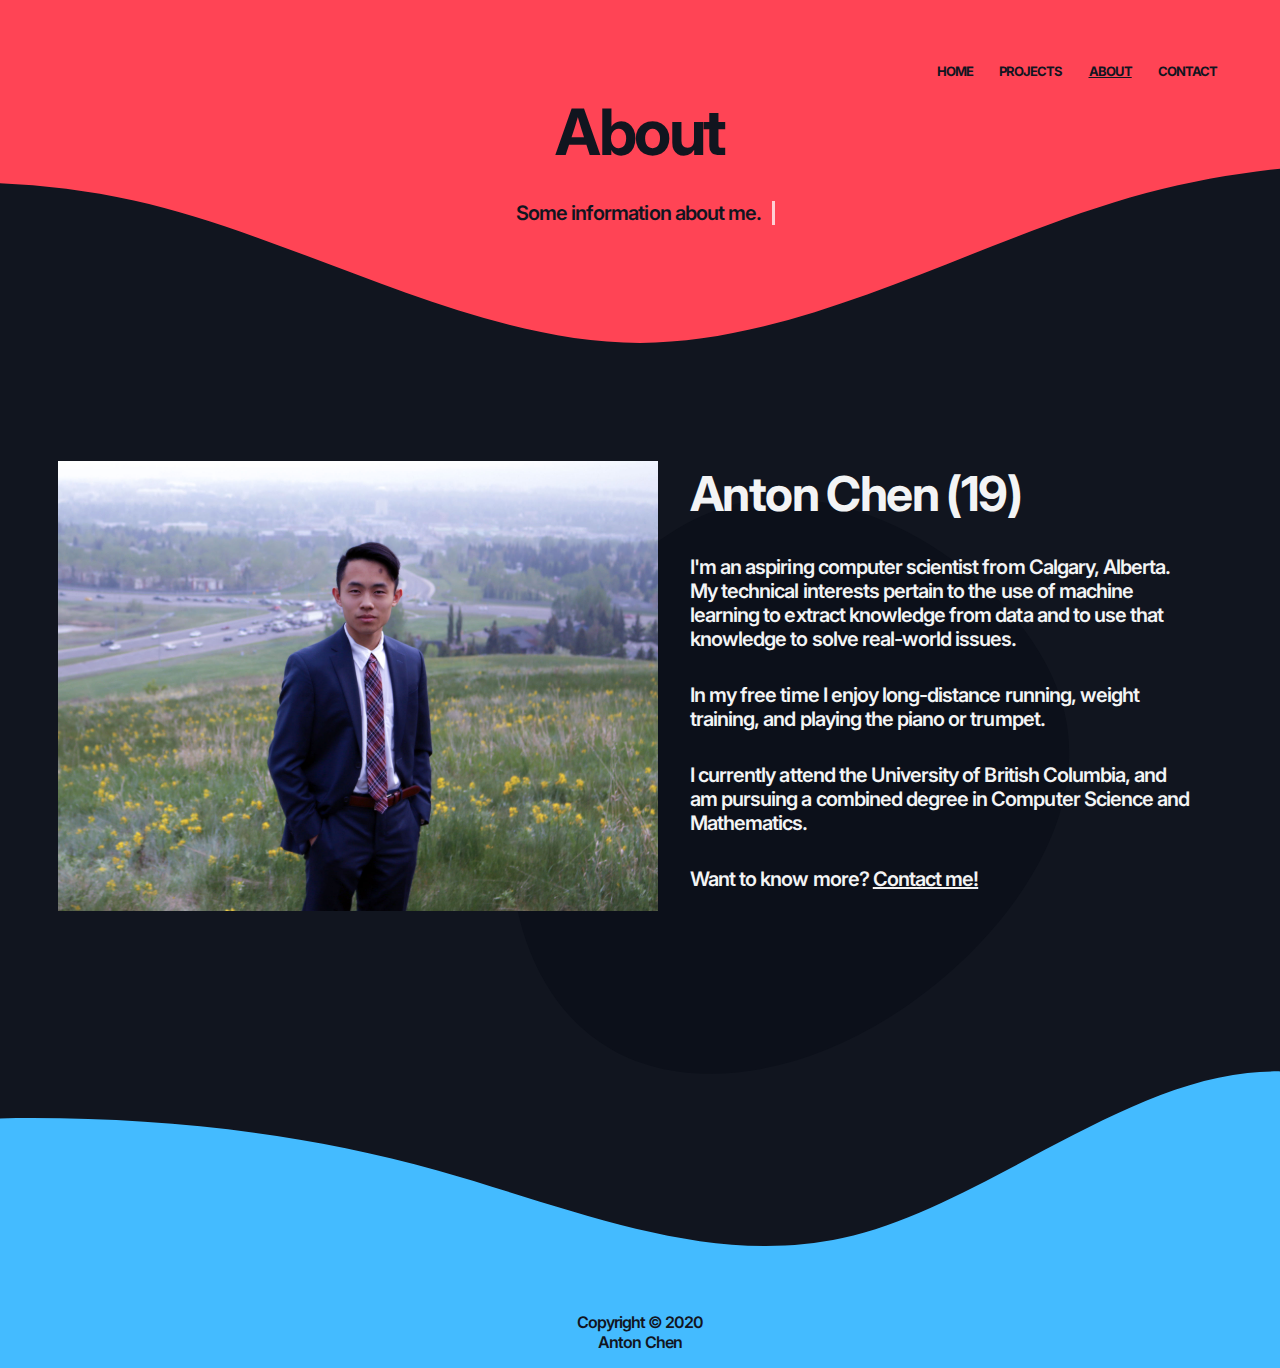
<file: about.html>
<DOCTYPE html>
    <html lang="en">

    <head>
        <title>About | Anton Chen</title>
        <link rel="shortcut icon" href="/favicon.ico">
        <meta charset="UTF-8">
        <meta name="viewport" content="width=device-width, initial-scale=1.0">
        <meta http-equiv="X-UA-Compatible" content="ie=edge">
        <meta charset="UTF-8">
        <meta name="description" content="Student at the University of British Columbia">
        <meta name="keywords" content="Anton Chen">
        <meta name="author" content="Anton Chen">
        <meta name="viewport" content="width=device-width, initial-scale=1.0">
        <link rel="stylesheet" href="css/styles.css">
        <link rel="icon" type="image/x-icon" href="/assets/img/favicon.ico">
        <link rel="apple-touch-icon" sizes="60x60" href="/assets/img/favicons/apple-touch-icon-iphone-60x60.png">
        <link rel="apple-touch-icon" sizes="76x76" href="/assets/img/favicons/apple-touch-icon-ipad-76x76.png">
        <link rel="apple-touch-icon" sizes="120x120"
            href="/assets/img/favicons/apple-touch-icon-iphone-retina-120x120.png">
        <link rel="apple-touch-icon" sizes="152x152"
            href="/assets/img/favicons/apple-touch-icon-ipad-retina-152x152.png">
    </head>
    </head>

    <body>
        <div class="wave-container">

            <span class="page-buttons container">
                <a href="index">
                    <h4 class="page-button">HOME</h4>
                </a>
                <a href="https://github.com/chenanton" target="_blank">
                    <h4 class="page-button">PROJECTS</h4>
                </a>
                <a href="#">
                    <h4 class="page-button"><u>ABOUT</u></h4>
                </a>
                <a href="contact">
                    <h4 class="page-button">CONTACT</h4>
                </a>
            </span>
            <svg xmlns="http://www.w3.org/2000/svg" viewBox="0 0 1440 320" class="top-wave wave">
                <path fill="#f45" fill-opacity="1"
                    d="M0,160L60,149.3C120,139,240,117,360,144C480,171,600,245,720,245.3C840,245,960,171,1080,138.7C1200,107,1320,117,1380,122.7L1440,128L1440,0L1380,0C1320,0,1200,0,1080,0C960,0,840,0,720,0C600,0,480,0,360,0C240,0,120,0,60,0L0,0Z">
                </path>
            </svg>
            <section class="wave-container-text red-back" id="contact-header">
                <h1>About</h1>
                <p class="line line-3 anim-typewriter">Some information about me.</p>
            </section>

        </div>

        <div class="wave-container container">
            <img src="assets/img/about.JPG" id="about-portrait">
            <!-- <div class="slideshow-container">
                <img src="assets/img/about-portrait.png" class="slides about-slides">
                <img src="assets/img/about-band.png" class="slides about-slides">
                <img src="assets/img/about-grad.png" class="slides about-slides">
            </div> -->
            <section class="wave-container-text grey-back item justify-left to-front">
                <h2>Anton Chen (19)</h2>
                <p>I'm an aspiring computer scientist from Calgary, Alberta. My technical interests pertain to the use
                    of machine learning to extract knowledge from data and to use that knowledge to solve real-world issues.</p>
                <p>In my free time I enjoy long-distance running, weight training, and playing the piano or trumpet.</p>
                <p>I currently attend the University of British Columbia, and am pursuing a combined degree in Computer
                    Science and Mathematics.</p>
                <p>Want to know more? <a href="contact" class="inline"><u>Contact me!</u></a>
                </p>
            </section>
        </div>
        <img src="assets/img/blob-gr1.svg" id="about-img-blob">

        <!-- <div class="wave-container-text grey-back" id="copyright">
            <div>Copyright &copy; 2020</div>
            <div>Anton Chen</div>
        </div> -->

        <footer class="wave-container">
            <svg xmlns="http://www.w3.org/2000/svg" viewBox="0 0 1440 320" class="bot-wave wave wave-container"
                id="footer-wave">
                <path fill="#4bf" fill-opacity="1"
                    d="M0,160L48,154.7C96,149,192,139,288,138.7C384,139,480,149,576,176C672,203,768,245,864,224C960,203,1056,117,1152,106.7C1248,96,1344,160,1392,192L1440,224L1440,320L1392,320C1344,320,1248,320,1152,320C1056,320,960,320,864,320C768,320,672,320,576,320C480,320,384,320,288,320C192,320,96,320,48,320L0,320Z">
                </path>
            </svg>
            <div class="wave-container-text blue-back" id="copyright">
                <div>Copyright &copy; 2020</div>
                <div>Anton Chen</div>
            </div>
        </footer>
        <script src="https://code.jquery.com/jquery-3.5.1.min.js"></script>
        <script src="js/main.js"></script>
        <!-- <script src="https://cdnjs.cloudflare.com/ajax/libs/three.js/r119/three.min.js"></script>
        <script src="https://cdn.jsdelivr.net/gh/tengbao/vanta@master/dist/vanta.net.min.js"></script>
        <script>
            VANTA.NET({
                el: "#network",
                mouseControls: true,
                touchControls: true,
                gyroControls: false,
                minHeight: 200.00,
                minWidth: 1000.00,
                scale: 1.00,
                scaleMobile: 1.00,
                color: 0x1A1E2A,
                backgroundColor: 0x11151F,
                points: 8.00,
                maxDistance: 25.00,
                spacing: 15.00
            })
        </script> -->
    </body>

    </html>
</file>
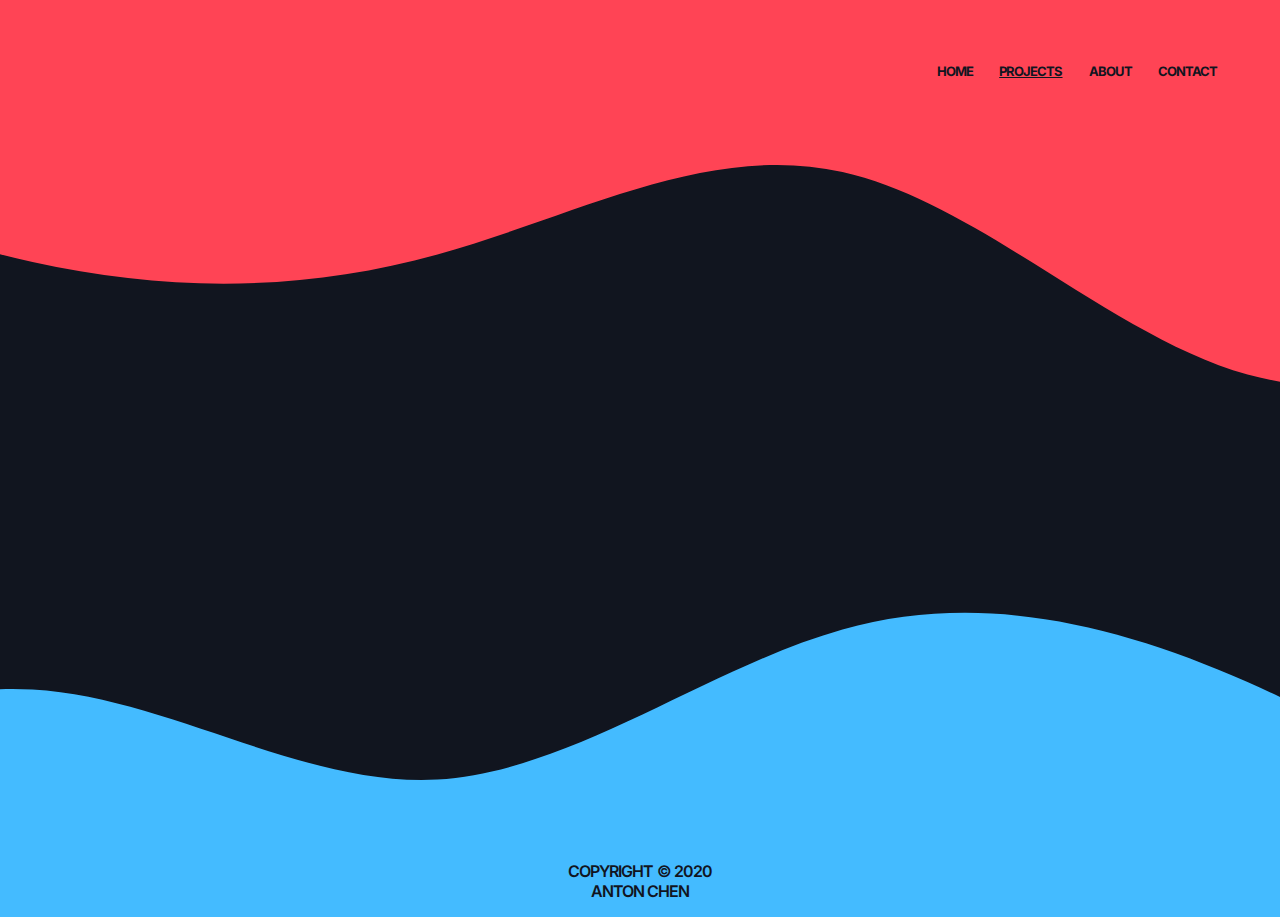
<file: projects.html>
<DOCTYPE html>
    <html lang="en">

    <head>
        <title>Projects | Anton Chen</title>
        <link rel="shortcut icon" href="/favicon.ico">
        <meta charset="UTF-8">
        <meta name="viewport" content="width=device-width, initial-scale=1.0">
        <meta http-equiv="X-UA-Compatible" content="ie=edge">
        <meta charset="UTF-8">
        <meta name="description" content="Student at the University of British Columbia">
        <meta name="keywords" content="Anton Chen">
        <meta name="author" content="Anton Chen">
        <meta name="viewport" content="width=device-width, initial-scale=1.0">
        <link rel="stylesheet" href="css/styles.css">
        <link rel="icon" type="image/x-icon" href="/assets/img/favicon.ico">
        <link rel="apple-touch-icon" sizes="60x60" href="/assets/img/favicons/apple-touch-icon-iphone-60x60.png">
        <link rel="apple-touch-icon" sizes="76x76" href="/assets/img/favicons/apple-touch-icon-ipad-76x76.png">
        <link rel="apple-touch-icon" sizes="120x120" href="/assets/img/favicons/apple-touch-icon-iphone-retina-120x120.png">
        <link rel="apple-touch-icon" sizes="152x152" href="/assets/img/favicons/apple-touch-icon-ipad-retina-152x152.png">
    </head>
    </head>

    <body>
        <div class="wave-container">

            <span class="page-buttons container">
                <a href="index">
                    <h4 class="page-button">HOME</h4>
                </a>
                <a href="#">
                    <h4 class="page-button"><u>PROJECTS</u></h4>
                </a>
                <a href="about">
                    <h4 class="page-button">ABOUT</h4>
                </a>
                <a href="contact">
                    <h4 class="page-button">CONTACT</h4>
                </a>
            </span>
            <section class="wave-container-text red-back blob-text-r">
                <h1 id="contact-header">Projects</h1>
                <p class="line line-3 anim-typewriter">Nothing here yet.</p>
            </section>
            <svg xmlns="http://www.w3.org/2000/svg" viewBox="0 0 1440 320" class="top-wave wave">
                <path fill="#f45" fill-opacity="1"
                    d="M0,64L48,85.3C96,107,192,149,288,170.7C384,192,480,192,576,165.3C672,139,768,85,864,106.7C960,128,1056,224,1152,250.7C1248,277,1344,235,1392,213.3L1440,192L1440,0L1392,0C1344,0,1248,0,1152,0C1056,0,960,0,864,0C768,0,672,0,576,0C480,0,384,0,288,0C192,0,96,0,48,0L0,0Z">
                </path>
            </svg>
        </div>

        <!-- <div class="wave-container container move-up negative-margin" id="section1">
            <div class="slideshow-container">

                <img src="assets/img/about-portrait.png" class="slides about-slides">
                <img src="assets/img/about-band.png" class="slides about-slides">
                <img src="assets/img/about-grad.png" class="slides about-slides">

            </div>
            <section class="wave-container-text grey-back item justify-left to-front">
                <h2>Anton Chen (19)</h2>
                <p>I'm an aspiring computer scientist from Calgary, Alberta. My technical interests pertain to the use
                    of machine learning to master tricky concepts and solve real-world issues.</p>
                <p>In my free time I enjoy long-distance running, weight training, and playing the piano or trumpet.</p>
                <p>I currently attend the University of British Columbia, and am pursuing a combined degree in Computer
                    Science and Mathematics.</p>
                <p>For additional information, refer to my <a href="contact.html" class="inline"><u>contacts</u></a>.</p>
            </section>
        </div>
        <img src="assets/img/blob-gr1.svg" id="about-img-blob"> -->





        <footer class="wave-container">
            <svg xmlns="http://www.w3.org/2000/svg" viewBox="0 0 1440 320" class="bot-wave wave wave-container"
                id="footer-wave">
                <path fill="#4bf" fill-opacity="1"
                    d="M0,256L48,229.3C96,203,192,149,288,154.7C384,160,480,224,576,218.7C672,213,768,139,864,112C960,85,1056,107,1152,149.3C1248,192,1344,256,1392,288L1440,320L1440,320L1392,320C1344,320,1248,320,1152,320C1056,320,960,320,864,320C768,320,672,320,576,320C480,320,384,320,288,320C192,320,96,320,48,320L0,320Z">
                </path>
            </svg>
            <div class="wave-container-text blue-back" id="copyright">
                <div>COPYRIGHT &copy; 2020</div>
                <div>ANTON CHEN</div>
            </div>
        </footer>
        <script src="https://code.jquery.com/jquery-3.5.1.min.js"></script>
        <script src="js/main.js"></script>
    </body>

    </html>
</file>
<file: css/styles.css>
@import url('https://fonts.googleapis.com/css2?family=Inter:wght@300;400;500;600;700;800&display=swap');
@import url('https://fonts.googleapis.com/css2?family=Poppins:wght@700&display=swap');
html {
    box-sizing: border-box;
}

*, *::before, *::after {
    box-sizing: inherit;
}

body {
    letter-spacing: -0.06rem;
    margin: 0;
    font-family: "Inter", sans-serif;
    background: #11151F;
}

body, html {
    position: relative;
    overflow-x: hidden;
}

/* text formatting */

h1 {
    text-align: center;
    letter-spacing: -0.15rem;
    z-index: 10;
    font-size: 4rem;
}

@media only screen and (max-width: 1128px) {
    h1 {
        text-align: center;
        letter-spacing: -0.15rem;
        z-index: 10;
        font-size: 3rem;
    }
}

h2 {
    letter-spacing: -0.1rem;
    z-index: 10;
    font-size: 3rem;
    max-width: 500px;
    margin: 1rem 2rem 2rem 2rem;
}

@media only screen and (max-width: 1128px) {
    h2 {
        letter-spacing: -0.1rem;
        z-index: 10;
        font-size: 2rem;
        max-width: 500px;
        margin: 1rem 2rem 2rem 2rem;
    }
}

p {
    z-index: 100;
    font-size: 1.25rem;
    margin: 0 2rem 2rem 2rem;
    font-weight: 600;
    max-width: 500px;
}

footer {
    bottom: 0px;
    left: 0px;
    right: 0px;
    margin-bottom: 0px;
}

/* @media only screen and (max-width: 1128px) {
    footer {
        position: absolute;
        bottom: 250px;
        left: 0px;
        right: 0px;
        margin-bottom: 0px;
    } 
} */

a {
    text-decoration: none;
    display: block;
    color: #11151F;
}

a:hover {
    color: #f3f4f5;
}

/* waves */

@keyframes animateWave {
    0% {
        transform: scale(1, 0);
    }
    100% {
        transform: scale(1, 1);
    }
}

.wave-container>svg {
    display: block;
    /* animation: animateWave 2500ms cubic-bezier(0.23, 1, 0.32, 1) forwards; */
    height: 450px;
    position: relative;
    left: 50%;
    -webkit-transform: translateX(-50%);
    transform: translateX(-50%);
}

.animated-wave-container>svg {
    height: 450px;
    display: block;
    animation: animateWave 2500ms cubic-bezier(0.23, 1, 0.32, 1) forwards;
    overflow: hidden;
}

.wave-container {
    position: relative;
    overflow: hidden;
}

.top-wave {
    transform-origin: top;
    margin-top: -2px;
}

.bot-wave {
    transform-origin: bottom;
    margin-bottom: -5px;
}

.wave-container-text {
    position: relative;
    z-index: 1000;
    overflow: hidden;
}

.wave {
    background-color: #11151F;
    z-index: -50 !important;
}

/* background colors */

.red-back {
    background: #f45;
    color: #11151F;
}

.green-back {
    background: #8f8;
    color: #11151F;
}

.blue-back {
    background: #4bf;
    color: #11151F;
}

.purple-back {
    background: #b6d;
    color: #11151F;
}

.grey-back {
    color: #f3f4f5;
}

/* typewriter */

.line {
    position: relative;
    top: 50%;
    width: 25em;
    margin: 0 auto;
    border-right: 3px solid rgba(255, 255, 255, .75);
    text-align: center;
    white-space: nowrap;
    overflow-x: hidden;
    transform: translateY(-50%);
}

.line-1 {
    max-width: 17em;
}

.anim-typewriter {
    animation: typewriter 1.25s steps(37) 1s 1 normal both, blinkTextCursor 750ms steps(57) infinite normal;
}

@keyframes typewriter {
    from {
        width: 0;
    }
    to {
        width: 27em;
    }
}

@keyframes blinkTextCursor {
    from {
        border-right-color: rgba(243, 244, 245, .75);
    }
    to {
        border-right-color: transparent;
    }
}

/* class */

#contact-wave {
    height: 500px;
}

.page-buttons {
    /* font-family: "Poppins", sans-serif; */
    font-size: small;
    position: absolute;
    width: 100%;
    /* left: calc(50% - 200px); */
    background-color: #f45;
    z-index: 1001;
    justify-content: flex-end !important;
    padding-top: 50px;
    padding-right: 50px;
    align-items: stretch;
    flex-wrap: nowrap !important;
}

@media only screen and (max-width: 1128px) {
    .page-buttons {
        justify-content: center !important;
        padding-right: 0px;
        padding-top: 25px;
    }
}

.page-button {
    z-index: 100;
    margin: 1em;
    transition: 0.2s ease-in-out;
}

.page-button:hover {
    color: #f3f3f3;
}

.profile-menu>li {
    list-style: none;
    left: 1%;
    position: absolute;
    align-self: center;
    font-weight: 700;
}

[data-trigger="dropdown"] {
    padding-bottom: 35px;
}

.justify-right {
    text-align: right;
}

.justify-left {
    text-align: left;
}

.submenu {
    list-style: none;
    font-weight: 400;
    padding: 0px;
    background: #f3f4f500;
    bottom: 0%;
    display: none;
    position: absolute;
    top: 65px;
    text-align: left;
    align-items: baseline;
    align-self: center;
}

.submenu.active {
    display: block;
}

/* scrollbar */

::-webkit-scrollbar {
    width: 12px;
}

::-webkit-scrollbar-track {
    background: #21252F;
    border-radius: 10px;
}

::-webkit-scrollbar-thumb {
    background: #555;
    border-radius: 10px;
}

::-webkit-scrollbar-thumb:hover {
    background: #888;
}

/* section 0 */

#section0 {
    padding-top: 225px;
}

.avatar {
    position: absolute;
    left: 50%;
    margin-top: 75px;
    margin-left: -200px;
    margin-bottom: 75px;
    width: 400px;
    border-radius: 50%;
    border: 25px solid #11151F;
    z-index: 500;
}

@media only screen and (max-width: 1128px) {
    .avatar {
        width: 300px;
        margin-top: 25px;
        margin-left: -150px;
    }
}

/* .avatar:hover {
    transition: 0.5s ease-in-out;
} */

.site-logo {
    color: #d23;
    font-style: italic;
    font-weight: 700;
    font-size: 35;
    position: absolute;
    top: -1%;
    left: 0.5%;
    letter-spacing: -0.2rem;
    transition: 0.2s ease-in-out;
}

.blob-text-r {
    background-repeat: no-repeat;
    background-size: 100rem;
    background-position: 70%;
    background-position-y: 80%;
    background-image: url(../assets/img/blob-r.svg);
}

@media only screen and (max-width: 1128px) {
    .blob-text-r {
        background-size: 50rem;
    }
}

.blob-text-b {
    background-repeat: no-repeat;
    background-size: 45rem;
    background-position: 50%;
    background-position-y: 75%;
    background-image: url(../assets/img/blob-b.svg);
}

.site-logo:hover {
    color: #f3f4f5;
}

/* show-section */


.show-sections {
    margin-top: 150px;
    margin-bottom: -150px;
}

@media only screen and (max-width: 1128px) {
    .show-sections {
        margin-top: 0px;
        /* margin-bottom: 150px; */
    }
}


#blob-projects {
    padding: 3em;
    background-image: url(../assets/img/blob-gr2.svg);
    background-repeat: no-repeat;
    background-position-x: -10px;
    background-position-y: -20px;
    background-size: 350px;
}

#blob-projects:hover {
    background-image: url(../assets/img/blob-gr2-h.svg);
    background-repeat: no-repeat;
    color: #4bf;
}

#blob-about {
    padding: 3em;
    background-image: url(../assets/img/blob-gr3.svg);
    background-repeat: no-repeat;
    background-position-x: 0px;
    background-position-y: -30px;
    background-size: 320px;
}

#blob-about:hover {
    background-image: url(../assets/img/blob-gr3-h.svg);
    color: #abc;
    background-repeat: no-repeat;
}

#blob-contact {
    padding: 3em;
    background-image: url(../assets/img/blob-gr1.svg);
    background-repeat: no-repeat;
    background-position-x: -45px;
    background-position-y: -50px;
    background-size: 380px;
}

#blob-contact:hover {
    background-image: url(../assets/img/blob-gr1-h.svg);
    color: #f45;
    background-repeat: no-repeat;
}

.menu-heading {
    margin: 4rem 1rem 2.25rem 1rem;
}

.menu-item {
    text-align: center;
    width: 300px;
    transition: background 0.2s ease-in-out, color 0.2s ease-in-out;
}

.menu-item-text {
    max-width: 15em;
    text-align: center;
    margin-left: auto;
    margin-right: auto;
    pointer-events: none;
}

#footer-wave {
    height: 450px;
}

.footer-wave-contact {
    position: relative;
    bottom: 0em;
}

/* section 1 */

#section1 {
    position: relative;
    /* text-align: center; */
}

.blob-text-gr1 {
    background-repeat: no-repeat;
    background-size: contain;
    background-position: 5%;
    background-image: url(../assets/img/blob-gr1.svg);
}

/* section 2 */

#section2 {
    position: relative;
    display: inline-block;
    text-align: right;
    right: 5%;
}

.blob-text-g {
    background-repeat: no-repeat;
    background-size: 40em;
    background-position-x: -5%;
    background-position-y: -20%;
    background-image: url(../assets/img/blob-g.svg);
}

/* section 3 */

#section3 {
    position: relative;
    left: 5%;
    text-align: left;
}

.blob-text-gr2 {
    background-repeat: no-repeat;
    background-size: 50rem;
    background-position: -2%;
    background-image: url(../assets/img/blob-gr2.svg);
}

/* section 4 */

#section4 {
    position: relative;
    left: 65%;
    text-align: right;
}

.blob-text-b {
    background-repeat: no-repeat;
    background-size: contain;
    background-position: 10%;
    background-image: url(../assets/img/blob-b.svg);
}

/* section 5 */

#section5 {
    position: relative;
    left: 50%;
    margin-left: -250px;
    text-align: center;
}

.blob-text-gr3 {
    background-repeat: no-repeat;
    background-size: contain;
    background-image: url(../assets/img/blob-gr3.svg);
}

/* section 6 */

#section6 {
    position: relative;
    left: 5%;
    text-align: left;
}

.blob-text-p {
    background-repeat: no-repeat;
    background-size: contain;
    background-position: 5%;
    background-image: url(../assets/img/blob-p.svg);
}

/* recorder */

#trees {
    z-index: 1000;
    position: relative;
    /* border-radius: 10px; */
}

.container {
    flex-wrap: wrap;
    display: flex;
    flex-direction: row;
    justify-content: center;
    align-items: center;
}

#socials::after {
    content: "";
    clear: both;
    display: table;
    align-self: center;
}

#socials {
    align-self: center;
    bottom: 0;
    width: 12em;
    position: relative;
    left: 50%;
    margin-left: -6em;
}

.logo {
    width: 1.5em;
    margin: 0.5em;
    margin-bottom: -1em;
    display: inline-block;
    background-repeat: no-repeat;
    background-size: contain;
    transition: background 0.2s ease-in-out;
}

.logo>a {
    padding: 1.6rem;
}

.logo-fb {
    background-image: url(../assets/img/logos/logos/logo-fb.svg);
}

.logo-fb:hover {
    background-image: url(../assets/img/logos/logos/logo-fb-h.svg);
}

.logo-ig {
    background-image: url(../assets/img/logos/logos/logo-ig.svg);
}

.logo-ig:hover {
    background-image: url(../assets/img/logos/logos/logo-ig-h.svg);
}

.logo-li {
    background-image: url(../assets/img/logos/logos/logo-li.svg);
}

.logo-li:hover {
    background-image: url(../assets/img/logos/logos/logo-li-h.svg);
}

.logo-gh {
    background-image: url(../assets/img/logos/logos/logo-gh.svg);
}

.logo-gh:hover {
    background-image: url(../assets/img/logos/logos/logo-gh-h.svg);
}

/* contact.html */

#contact-header {
    position: absolute;
    width: 400px;
    left: calc(50% - 200px);
    top: 0px;
    margin-top: 50px;
    background: transparent;
}

.line-2 {
    max-width: 10.2em;
}

.line-3 {
    max-width: 13.5em;
}

/* #show-contacts {
    top: 200px;
    bottom: 200px;
} */

.contact-subtitle {
    margin-block-start: 0.4em !important;
    margin-block-end: 0.4em !important;
    font-size: xx-large;
    top: 0;
}

.contact-blob {
    font-size: large;
    /* text-decoration: underline; */
}

#blob-email {
    background-image: url(../assets/img/logos/logo-em.svg), url(../assets/img/blob-gr3.svg);
    background-repeat: no-repeat;
    background-size: auto, 225px;
    padding-bottom: 20%;
    background-position-x: 50%, 50px;
    background-position-y: 70%, -48px;
}

#blob-email:hover {
    background-image: url(../assets/img/logos/logo-em-h.svg), url(../assets/img/blob-gr3-h.svg);
    color: #f45;
}

#blob-github {
    background-image: url(../assets/img/logos/logo-gh.svg), url(../assets/img/blob-gr2.svg);
    background-repeat: no-repeat;
    background-size: auto, 250px;
    background-position-x: 50%, 30px;
    background-position-y: 70%, -40px;
    padding-bottom: 20%;
}

#blob-github:hover {
    background-image: url(../assets/img/logos/logo-gh-h.svg), url(../assets/img/blob-gr2-h.svg);
    color: #abc;
    background-repeat: no-repeat;
}

#blob-fb {
    background-image: url(../assets/img/logos/logo-fb.svg), url(../assets/img/blob-gr1.svg);
    background-repeat: no-repeat;
    background-position-x: 50%, 4em;
    background-position-y: 70%, -0.5em;
    padding-bottom: 20%;
}

#blob-fb:hover {
    background-image: url(../assets/img/logos/logo-fb-h.svg), url(../assets/img/blob-gr1-h.svg);
    background-repeat: no-repeat;
    color: #4bf;
}

#blob-linkedin {
    background-image: url(../assets/img/logos/logo-li.svg), url(../assets/img/blob-gr1.svg);
    background-repeat: no-repeat;
    background-size: auto, 250px;
    background-position-x: 50%, 30px;
    background-position-y: 70%, -30px;
    padding-bottom: 20%;
}

#blob-linkedin:hover {
    background-image: url(../assets/img/logos/logo-li-h.svg), url(../assets/img/blob-gr1-h.svg);
    background-repeat: no-repeat;
    color: #4bf;
}

#blob-cv {
    background-image: url(../assets/img/logos/logo-cv.svg), url(../assets/img/blob-gr3.svg);
    background-position-x: 50%, 3em;
    background-position-y: 70%, 0;
    background-repeat: no-repeat;
    padding-bottom: 20%;
}

#blob-cv:hover {
    background-image: url(../assets/img/logos/logo-cv-h.svg), url(../assets/img/blob-gr3-h.svg);
    background-repeat: no-repeat;
    color: #f45;
}

.negative-margin {
    margin-bottom: -12em;
}

.move-up {
    top: -20%;
}

.home-logo {
    background-image: url(../assets/img/logos/logo-hm.svg);
    background-size: 80px;
    background-repeat: no-repeat;
    background-position-x: 50%;
    background-position-y: -2em;
}

.home-logo:hover {
    background-image: url(../assets/img/logos/logo-hm-h.svg);
}

#copyright {
    /* font-family: "Poppins", sans-serif; */
    font-weight: 600;
    position: absolute;
    background-color: transparent;
    z-index: 100;
    bottom: 1em;
    width: 100%;
    text-align: center;
    pointer-events: none;
}

#about-img-blob {
    position: absolute;
    top: 350px;
    left: calc(-400px + 50%);
    width: 1000px;
    z-index: 20;
    pointer-events: none;
    overflow: hidden;
}

/* @media only screen and (max-width: 1128px) {
    #about-img-blob {
        visibility: hidden;
    }
} */

/* slideshow */

.slideshow-container {
    width: 50%;
    height: 50%;
    /* width: max(50%, 320px); */
    /* height: max(30vw, 350px); */
    justify-content: center;
    align-items: center;
    pointer-events: none;
    z-index: 100;
}

.slides {
    position: absolute;
    transition: opacity .5s ease-in;
    width: 30%;
}

.slides+.slides {
    opacity: 0;
}

#about-portrait {
    width: 600px;
    z-index: 101;
}

@media only screen and (max-width: 1128px) {
    #about-portrait {
        width: 80%;
        margin-bottom: 50px;
        z-index: 101;
    }
}

.about-slides {
    z-index: 100;
    /* margin-left: 2em; */
    top: 0;
    align-self: center;
}

.to-front {
    z-index: 100;
}

.inline {
    display: inline;
    color: #f3f3f3;
    transition: 0.2s ease-in-out;
}

.inline:hover {
    color: #f45;
}

@media only screen and (min-width: 1128px) {
    #network {
        padding-top: 300px;
        padding-bottom: 470px;
    }
}
</file>
